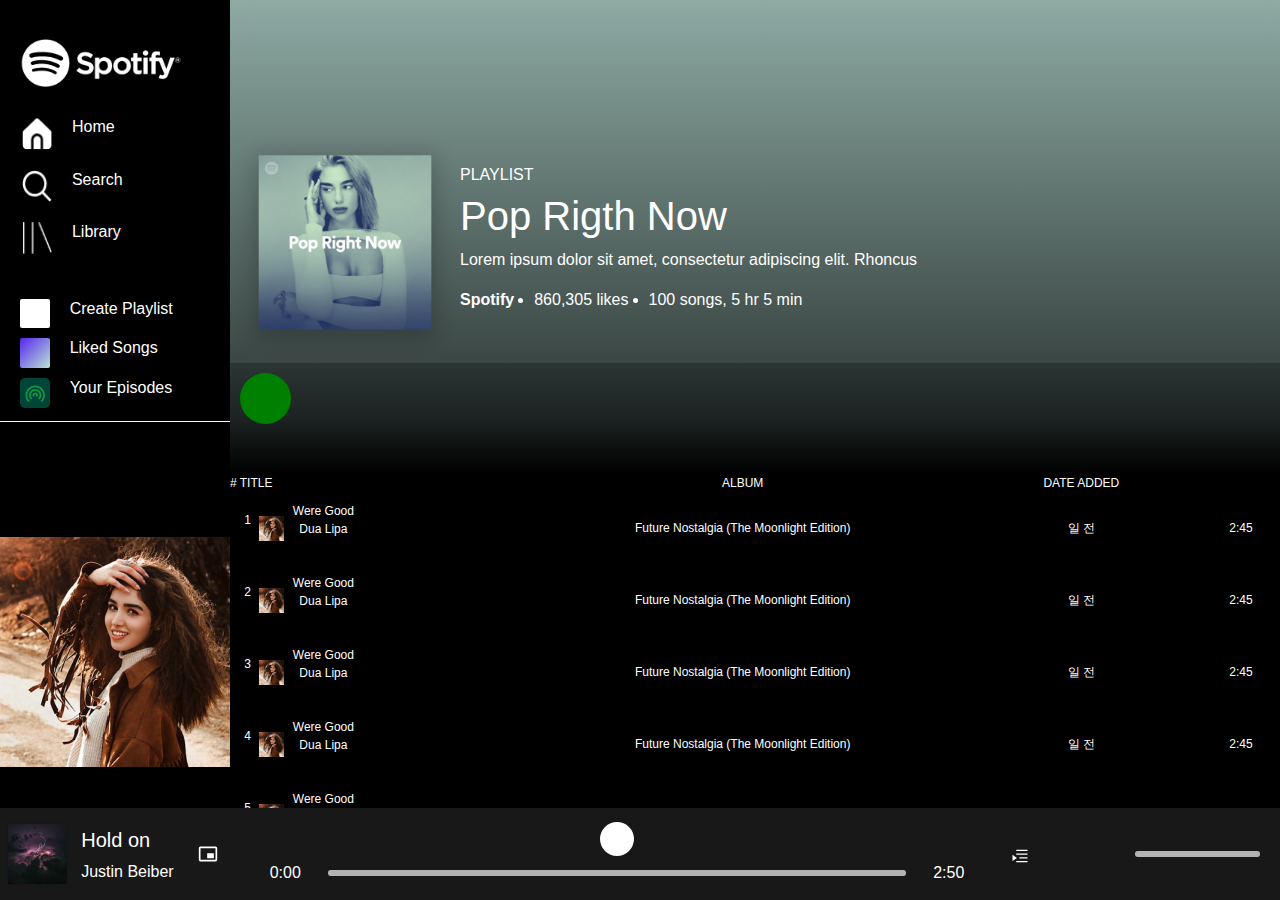
<file: Spotify/secondPage .html>
<!DOCTYPE html>
<html lang="en">

<head>
    <meta charset="UTF-8">
    <meta name="viewport" content="width=device-width, initial-scale=1.0">
    <link rel="stylesheet" href="https://cdn.jsdelivr.net/npm/bootstrap@4.0.0/dist/css/bootstrap.min.css"
        integrity="sha384-Gn5384xqQ1aoWXA+058RXPxPg6fy4IWvTNh0E263XmFcJlSAwiGgFAW/dAiS6JXm" crossorigin="anonymous">
    <link rel="stylesheet" href="https://cdnjs.cloudflare.com/ajax/libs/font-awesome/6.4.0/css/all.min.css"
        integrity="sha512-iecdLmaskl7CVkqkXNQ/ZH/XLlvWZOJyj7Yy7tcenmpD1ypASozpmT/E0iPtmFIB46ZmdtAc9eNBvH0H/ZpiBw=="
        crossorigin="anonymous" referrerpolicy="no-referrer" />
    <link rel="stylesheet" href="secondPage.css">
    <title>Play List</title>
</head>

<body>


    <div class="main-frame">
        <!-- Nav-Bar -->
        <nav class="nav-bar">
            <header class="logo">
                <a href="#"><img src="Spotify logo.png" alt=""></a>
            </header>
            <div class="scrollbar-1">
                <div class="home-search-library">
                    <div class="home-search-library-items"><img src="fi-ss-home.png" alt=""><a href="">
                            <h6>Home</h6>
                        </a></div>
                    <div class="home-search-library-items"><img src="01 align center.png" alt=""><a href="">
                            <h6>Search</h6>
                        </a></div>
                    <div class="home-search-library-items"><img src="library.png" alt=""><a href="">
                            <h6>Library</h6>
                        </a></div>
                </div>
                <div class="playlist-area">
                    <div class="playlist-area-items">
                        <div class="playlist-area-items-img-1">
                            <i class="fa-solid fa-plus" style="color: #000000;"></i>
                        </div>
                        <h6>Create Playlist</h6>
                    </div>
                    <div class="playlist-area-items">
                        <div class="playlist-area-items-img-2">
                            <i class="fa-solid fa-heart" style="color: #ffffff;"></i>
                        </div>
                        <h6>Liked Songs</h6>
                    </div>
                    <div class="playlist-area-items">
                        <div class="playlist-area-items-img-3">
                            <img src="gg_media-podcast.png" alt="">
                        </div>
                        <h6>Your Episodes</h6>
                    </div>
                </div>
            </div>
            <div style="padding-top: 50%;">
                <img style="width: 230px; height: 230px;"src="album art.png" alt="">
            </div>
        </nav>
        <!-- Nav-Bar -->
        <!-- Main Area -->
        <div class="main-area">
            <nav class="mainarea-nav" style=" width: 100%;">
                <div class="nav-bar-main-area">
                    <div class="nav-bar-section-1">
                        <i class="fa-brands fa-spotify fa-2xl" style="color: #ffffff;"></i>
                    </div>
                    <div class="nav-bar-section-2">
                        <i class="fa-solid fa-magnifying-glass" style="color: #ffffff;"></i>
                        <button class=""> OPEN APP</button>
                        <i class="fa-solid fa-bars fa-lg" style="color: #ffffff;"></i>
                    </div>
                </div>
            </nav>
            <div class="hero-section">
                <div class="hero">
                    <div class="hero-section-1">
                        <img src="스크린샷 2021-03-16 오후 4.04 2.png" alt="">
                    </div>
                    <div class="hero-section-2">
                        <h6>PLAYLIST</h6>
                        <h1>Pop Rigth Now</h1>
                        <p>Lorem ipsum dolor sit amet, consectetur adipiscing elit. Rhoncus</p>
                        <div class="inner">
                            <p><b>Spotify</b></p>
                            <ul>
                                <li>860,305 likes</li>
                            </ul>
                            <ul>
                                <li>100 songs, 5 hr 5 min</li>
                            </ul>
                        </div>
                    </div>
                </div>
            </div>
            <div class="body">
                <nav>
                    <div class="body-icons">
                        <div
                            style="width: 51px; height: 51px; border-radius: 50%; background-color: green; display: flex; justify-content: center; align-items: center;">
                            <i class="fa-solid fa-play" style="color: #ffffff;"></i>

                        </div>
                        <i class="fa-regular fa-heart" style="color: #ffffff;"></i>
                        <i class="fa-solid fa-ellipsis" style="color: #ffffff;"></i>
                    </div>
                </nav>
                <div class="table-class">
                    <table class="table-div">
                        <thead>
                            <tr>
                                <th style="text-align: left;"># Title</th>
                                <th style="text-align: center;">Album</th>
                                <th style="text-align: center;">Date Added</th>
                                <th></th>
                            </tr>

                        </thead>
                        <tbody>
                            <tr>
                                <td>
                                    <div class="table-row-data-div">
                                        <p>1</p>
                                        <img style="width: 25px; height: 30 px;" src="album art.png" alt="">
                                        <p>Were Good <br> Dua Lipa</p>
                                    </div>
                                </td>
                                <td>Future Nostalgia (The Moonlight Edition)</td>
                                <td>일 전</td>
                                <td>
                                    <div class="inner-div" style="width: 100%;height: 100%; display: flex; justify-content: right; align-items: center;">
                                        <div
                                            style="width: 50%;height:100%; display: flex; justify-content: space-between; align-items: center; padding-right: 10px; ">
                                            <i   class="fa-regular fa-heart" style="color: #ffffff;"></i>
                                            <p style="padding-top: 15px;">2:45</p>
                                            <i class="fa-solid fa-ellipsis" style="color: #ffffff;"></i>
                                        </div>
                                    </div>
                                </td>
                            </tr>
                            <tr>
                                <td>
                                    <div class="table-row-data-div">
                                        <p>2</p>
                                        <img style="width: 25px; height: 30 px;" src="album art.png" alt="">
                                        <p>Were Good <br> Dua Lipa</p>
                                    </div>
                                </td>
                                <td>Future Nostalgia (The Moonlight Edition)</td>
                                <td>일 전</td>
                                <td
                                    >
                                    <div style="width: 100%;height: 100%; display: flex; justify-content: right;">
                                        <div
                                            style="width: 50%;height:fit-content; display: flex; justify-content: space-between; align-items: center; padding-right: 10px; ">
                                            <i class="fa-regular fa-heart" style="color: #ffffff;"></i>
                                            <p style="padding-top: 15px;">2:45</p>
                                            <i class="fa-solid fa-ellipsis" style="color: #ffffff;"></i>
                                        </div>
                                    </div>
                                </td>
                            </tr>
                            <tr>
                                <td>
                                    <div class="table-row-data-div">
                                        <p>3</p>
                                        <img style="width: 25px; height: 30 px;" src="album art.png" alt="">
                                        <p>Were Good <br> Dua Lipa</p>
                                    </div>
                                </td>
                                <td>Future Nostalgia (The Moonlight Edition)</td>
                                <td>일 전</td>
                                <td>
                                    <div style="width: 100%;height: 100%; display: flex; justify-content: right;">
                                        <div
                                            style="width: 50%;height:fit-content; display: flex; justify-content: space-between; align-items: center; padding-right: 10px; ">
                                            <i class="fa-regular fa-heart" style="color: #ffffff;"></i>
                                            <p style="padding-top: 15px;">2:45</p>
                                            <i class="fa-solid fa-ellipsis" style="color: #ffffff;"></i>
                                        </div>
                                    </div>
                                </td>
                            </tr>
                            <tr>
                                <td>
                                    <div class="table-row-data-div">
                                        <p>4</p>
                                        <img style="width: 25px; height: 30 px;" src="album art.png" alt="">
                                        <p>Were Good <br> Dua Lipa</p>
                                    </div>
                                </td>
                                <td>Future Nostalgia (The Moonlight Edition)</td>
                                <td>일 전</td>
                                <td>
                                    <div style="width: 100%;height: 100%; display: flex; justify-content: right;">
                                        <div
                                            style="width: 50%;height:fit-content; display: flex; justify-content: space-between; align-items: center; padding-right: 10px; ">
                                            <i class="fa-regular fa-heart" style="color: #ffffff;"></i>
                                            <p style="padding-top: 15px;">2:45</p>
                                            <i class="fa-solid fa-ellipsis" style="color: #ffffff;"></i>
                                        </div>
                                    </div>
                                </td>
                            </tr>
                            <tr>
                                <td>
                                    <div class="table-row-data-div">
                                        <p>5</p>
                                        <img style="width: 25px; height: 30 px;" src="album art.png" alt="">
                                        <p>Were Good <br> Dua Lipa</p>
                                    </div>
                                </td>
                                <td>Future Nostalgia (The Moonlight Edition)</td>
                                <td>일 전</td>
                                <td>
                                    <div style="width: 100%;height: 100%; display: flex; justify-content: right;">
                                        <div
                                            style="width: 50%;height:fit-content; display: flex; justify-content: space-between; align-items: center; padding-right: 10px; ">
                                            <i class="fa-regular fa-heart" style="color: #ffffff;"></i>
                                            <p style="padding-top: 15px;">2:45</p>
                                            <i class="fa-solid fa-ellipsis" style="color: #ffffff;"></i>
                                        </div>
                                    </div>
                                </td>
                            </tr>
                            <tr>
                                <td>
                                    <div class="table-row-data-div">
                                        <p>6</p>
                                        <img style="width: 25px; height: 30 px;" src="album art.png" alt="">
                                        <p>Were Good <br> Dua Lipa</p>
                                    </div>
                                </td>
                                <td>Future Nostalgia (The Moonlight Edition)</td>
                                <td>일 전</td>
                                <td>
                                    <div style="width: 100%;height: 100%; display: flex; justify-content: right;">
                                        <div
                                            style="width: 50%;height:fit-content; display: flex; justify-content: space-between; align-items: center; padding-right: 10px; ">
                                            <i class="fa-regular fa-heart" style="color: #ffffff;"></i>
                                            <p style="padding-top: 15px;">2:45</p>
                                            <i class="fa-solid fa-ellipsis" style="color: #ffffff;"></i>
                                        </div>
                                    </div>
                                </td>
                            </tr>
                            <tr>
                                <td>
                                    <div class="table-row-data-div">
                                        <p>7</p>
                                        <img style="width: 25px; height: 30 px;" src="album art.png" alt="">
                                        <p>Were Good <br> Dua Lipa</p>
                                    </div>
                                </td>
                                <td>Future Nostalgia (The Moonlight Edition)</td>
                                <td>일 전</td>
                                <td>
                                    <div style="width: 100%;height: 100%; display: flex; justify-content: right;">
                                        <div
                                            style="width: 50%;height:fit-content; display: flex; justify-content: space-between; align-items: center; padding-right: 10px; ">
                                            <i class="fa-regular fa-heart" style="color: #ffffff;"></i>
                                            <p style="padding-top: 15px;">2:45</p>
                                            <i class="fa-solid fa-ellipsis" style="color: #ffffff;"></i>
                                        </div>
                                    </div>
                                </td>
                            </tr>
                            <tr>
                                <td>
                                    <div class="table-row-data-div">
                                        <p>8</p>
                                        <img style="width: 30px; height: 30 px; padding-left: 5px;"
                                            src="album art.png" alt="">
                                        <p>Were Good <br> Dua Lipa</p>
                                    </div>
                                </td>
                                <td>Future Nostalgia (The Moonlight Edition)</td>
                                <td>일 전</td>
                                <td>
                                    <div style="width: 100%;height: 100%; display: flex; justify-content: right;">
                                        <div
                                            style="width: 50%;height:fit-content; display: flex; justify-content: space-between; align-items: center; padding-right: 10px; ">
                                            <i class="fa-regular fa-heart" style="color: #ffffff;"></i>
                                            <p style="padding-top: 15px;">2:45</p>
                                            <i class="fa-solid fa-ellipsis" style="color: #ffffff;"></i>
                                        </div>
                                    </div>
                                </td>
                            </tr>
                            <tr>
                                
                            </tr>
                        </tbody>
                    </table>
                </div>
                <!-- <div style="height: 30px;"></div> -->
            </div>
        </div>
        <div class="section-4">
            <div class="music-box">
                <img src="Rectangle 9.png" alt="">
                <div class="music-box-components">
                    <H5>Hold on</H5>
                    <p>Justin Beiber</p>
                </div>
                <i class="fa-regular fa-heart" style="color: #ffffff;"></i>
                <div style="width: 20px; height: 20px;"><svg viewBox="0 0 48 48" xmlns="http://www.w3.org/2000/svg"><path d="M38 22H22v11.99h16V22zm8 16V9.96C46 7.76 44.2 6 42 6H6C3.8 6 2 7.76 2 9.96V38c0 2.2 1.8 4 4 4h36c2.2 0 4-1.8 4-4zm-4 .04H6V9.94h36v28.1z" fill="#ffffff" class="fill-000000"></path><path d="M0 0h48v48H0V0z" fill="none"></path></svg></div>

            </div>
            <div class="music-player">
                <div class="music-icon-components">
                    <i class="fa-solid fa-shuffle" style="color: #ffffff;"></i>
                    <i class="fa-solid fa-backward-step" style="color: #ffffff;"></i>
                    <div
                        style="width: 34px; height: 34px; border-radius: 50%; background-color: white; display: flex; justify-content: center; align-items: center;">
                        <i class="fa-solid fa-play" style="color: #000000;"></i>
                    </div>
                    <i class="fa-solid fa-forward-step" style="color: #ffffff   ;"></i>
                    <i class="fas fa-repeat" style="color: #ffffff;"></i>
                </div>
                <div class="music-indicator">
                    <div class="music-indicator-inner">
                        0:00
                        <div class="music-control">
                            <div class="music-control-control"></div>   
                        </div>
                        2:50
                    </div>
                </div>
            </div>
            <div class="volume-control" style="padding-right: 20px;">
                <div style="width: 20px; height: 16px; padding-bottom:12px;"><svg viewBox="0 0 32 32" xmlns="http://www.w3.org/2000/svg"><path d="M10 6h18v2H10zM10 12h18v2H10zM15 18h13v2H15zM10 24h18v2H10zM4 14l7 5-7 5V14z" fill="#ffffff" class="fill-000000"></path><path data-name="<Transparent Rectangle>" d="M0 0h32v32H0z" fill="none"></path></svg></div>
                <div></div>
                <i class="fa-solid fa-computer" style="color: #ffffff;"></i>
                <i class="fa-solid fa-volume-high" id="volume" style="color: #ffffff;"></i>
                <div class="music-control-1">
                    <div class="music-control-control-1"></div>
                </div>
            </div>

        </div>
    </div>
    </div>
    </div>

    <script src="https://code.jquery.com/jquery-3.2.1.slim.min.js"
        integrity="sha384-KJ3o2DKtIkvYIK3UENzmM7KCkRr/rE9/Qpg6aAZGJwFDMVNA/GpGFF93hXpG5KkN"
        crossorigin="anonymous"></script>
    <script src="https://cdn.jsdelivr.net/npm/popper.js@1.12.9/dist/umd/popper.min.js"
        integrity="sha384-ApNbgh9B+Y1QKtv3Rn7W3mgPxhU9K/ScQsAP7hUibX39j7fakFPskvXusvfa0b4Q"
        crossorigin="anonymous"></script>
    <script src="https://cdn.jsdelivr.net/npm/bootstrap@4.0.0/dist/js/bootstrap.min.js"
        integrity="sha384-JZR6Spejh4U02d8jOt6vLEHfe/JQGiRRSQQxSfFWpi1MquVdAyjUar5+76PVCmYl"
        crossorigin="anonymous"></script>
</body>

</html>
</file>
<file: Spotify/secondPage.css>
*{ 
    margin: 0px;
    padding: 0px;
}
body{ 
    width: 100vw;
    height:100vh; 
}
.main-frame{ 
    display:flex; 
    flex-direction: row;
    /* width: 99vw; */
    flex: 1;
    height: 100%;
    /* padding-top: 1px; */
}
/* ....Nav-Bar... */
.nav-bar{ 
    background-color: black;
    display: flex;
    flex-direction: column;
    /* width: 25%; */
    flex: 0.1;
    height: 100%;
}
.scrollbar{ 
    display: flex;
    flex-direction: column;
    overflow-y: scroll;
    overflow-x: hidden;
    
}
.scrollbar-1{ 
    display: flex;
    flex-direction: column;
    height: 35%;

    border-bottom: 1px solid white;
    overflow: scroll;
}
.logo{ 
    margin-left: 20px;
    margin-bottom: 20px;
    width: 202.58px;
    height: fit-content;
    padding-top:39px; 
    align-items: center;
    justify-content: center;
}
.logo img{ 
    width: 80%;
}
.home-search-library{ 
    display: flex;
    flex-direction: column;
    align-items: center;
    width: 100%;
    height: fit-content;
    margin-bottom: 25px;
}
.home-search-library-items{ 
    display: flex;
    /* justify-content: space-around; */
    align-items: left; 
    width: 98%;
    height: fit-content;
    transition:all 0.5s ease-in-out;
}
.home-search-library-items img{ 
    width: 29.65px;
    height: 32.12px;
    margin-left: 20px;
    margin-bottom: 10px;
    margin-top: 10px;
}
.home-search-library-items a{ 
    color: white;
    margin-left: 20px;
    margin-bottom: 10px;
    margin-top: 10px
}
.home-search-library-items:hover{ 
    background-color: rgb(40,40,40);
    border-radius: 6px;
}
.playlist-area{ 
    display: flex;
    flex-direction: column;
    /* align-items: center; */
    width: 100%;
    align-items: left;
    height: fit-content;
}
.playlist-area-items{ 
    display: flex;
    /* justify-content: space-around; */
    align-items: left; 
    width: 98%;
    height: fit-content;
}

.playlist-area-items h6{ 
    color: white;
    margin-left: 20px;
    margin-bottom: 10px;
    margin-top: 10px
}
.playlist-area-items-img-1{ 
    width: 29.65px;
    height: 29.65px;
    background-color: white;
    display: flex;
    align-items: center;
    justify-content: center;
    margin-left: 20px;
    border-radius: 2px;
    margin-top: 10px; 
    cursor: pointer;
}

.playlist-area-items-img-2{ 
    width: 29.65px;
    height: 29.65px;
    background: linear-gradient(to bottom right, #5626ee, #bae2d7);
    display: flex;
    align-items: center;
    justify-content: center;
    margin-left: 20px;
    border-radius: 2px;
    margin-top: 10px;
    cursor: pointer;
}
.playlist-area-items-img-3{ 
    width: 29.65px;
    height: 29.65px;
    background-color: #004638;
    display: flex;
    align-items: center;
    justify-content: center;
    margin-left: 20px;
    border-radius: 5px;
    margin-top: 10px;
    cursor: pointer;
}

/* ....Nav-Bar... */
/* ...Main-area... */
.main-area{ 
    /* width: 75%; */
    display: flex;
    flex: 0.9;
    background-color: #171717;
    flex-direction: column;
    align-items: center ;

}
.hero-section{ 
    width: 100%;
    height: 45%;
    display: flex;
    justify-content: left;
    align-items:left;
    background-color: red;
    background: linear-gradient(to bottom, #8daaa3, #3b4744);
}
.hero{ 
    display: flex ;
    justify-content: center;
    align-items: center;
    padding-top: 130px;
    height: 100%;
}
.hero-section-1 img{ 
    width: 230px;
    height: 233px;
}
.hero-section-2{ 
    color: white;
}
.inner{ 
    display: flex;
}
.inner ul{ 
    display: flex;
    padding-left: 20px;
}
.body{
    /* background: linear-gradient(to bottom, #2b3533 , #1c2322, #0000 ); */
    background-color: black;
    width: 100%;
    /* height: 55%; */
    color: white;
    overflow: scroll;
 }
 .body nav{ 
    width: 100%;
    height:fit-content; 
    position: sticky;
    top: 0;
    background:linear-gradient(to bottom, #2b3533 , #1c2322, #0000 );
    padding-bottom: 50px;
 }
 .body-icons{ 
    display: flex;
    width: 137px;
    height: fit-content;
    justify-content: space-between;
    align-items: center;
    padding-left: 10px;
    padding-top: 10px;
    /* background: red; */
 }
 .table-class
 { 
    width: 100%;
    height: fit-content;
    /* padding-left: 50px; */
 }
 table{ 
    width: 100%;
    padding-bottom: 130px;
    padding-left: 50px;
    border-collapse: collapse;
 }
 
 table tbody tr{ 
    background-color: black;
    transition: all 0.3s ease-in-out;
    border-radius: 10px;
    border-collapse: collapse;

 }
 table tbody tr td{ 
    padding: 10px;
 }
 table tr th{ 
    /* background-color: #252e2c; */
    text-transform: uppercase;
 }
 table tbody tr:hover{ 
    background-color: #232625;
    border-radius: 10px;
 }
 .table-div{ 
    width: 100%;
 }
 .table-div table{ 
    padding-left: 10px;
 }
 table tr td{ 
    font-size: 12px;
    font-weight: 400;
    text-align: center;
 }
 table thead th{ 
    font-size: 12px;
    font-weight: 400;
    text-align: center;
 }
 /* table tr td .table-row-data-div{ 
    display: flex;
    justify-content: space-between;
    align-items: center;
    width: 120px;
 } */
 .table-row-data-div{ 
    width: 50%;
    display: flex;
    justify-content: space-around;
    align-items: center;
 }
.section-4{ 
    background-color: #181818;
    width: 100%;
    height: fit-content;
    position: fixed;
    bottom: 0;
    left: 0;
    display: flex;
    justify-content: space-between;
    align-items: center;
}
.music-box{ 
    display: flex;
    justify-content: space-around;
    align-items: center;
    width: 224px;
    height: fit-content;
    color: white;
}
.music-box-components{ 
    justify-content: center;
    align-items: center;
    padding-top: 20px;
}
.music-player{ 
    width: 742px;
    height: fit-content;
    display: flex; 
    flex-direction: column;
    align-items: center;
    justify-content: center;
}
.music-icon-components{ 
    width: 40%;
    display: flex;
    justify-content: space-around;
    align-items: center;
    padding-top:3px
}
.music-indicator{ 
    width: 100%;
    display: flex;
    justify-content: center;
    align-items: center;
}
.music-indicator-inner{ 
    width: 100%;
    display: flex;
    flex-direction: row;
    justify-content: space-around;
    align-items: center;
    color: white;
}
.volume-control { 
    width: 270px;
    height: fit-content;
    display: flex;
    justify-content: space-between;
    align-items: center;
}

.music-control{ 
    width:80%;
    height: 6px;
    background-color: #535353;
    border-radius: 10px;
}
.music-control-control{ 
    width: 100%;
    height: 100%;
    background-color: #b3b3b3;
    border-radius: 10px;
}
.music-control-1{ 
    width:50%;
    height: 6px;
    background-color: #535353;
    border-radius: 10px;
}
.music-control-control-1{ 
    width: 100%;
    height: 100%;
    background-color: #b3b3b3;
    border-radius: 10px;
}
::-webkit-scrollbar{ 
    display: none;
}
.main-area .mainarea-nav{ 
    display: none;
}
@media(max-width: 420px){ 
    .nav-bar{ 
        display: none;
    }
    .see-all{ 
        display: none;
    }
    .main-area{ 
        flex: 1;
    }
    .hero{ 
        flex-wrap: wrap;
        overflow: scroll;
    }
    .hero-section-2{ 
        text-align: center;
    }
    .inner p{ 
        padding-left: 40px;
    }
    .inner ul{ 
        padding-right: 40px;
    }
    .body nav{ 
        background: #000;
        width: 100%;
    }
    .table-class{ 
        width: 97%;
    }
    .table-div{ 
        overflow: scroll;
    }
    .music-box{
        display: none;
    }
    .volume-control{ 
        display: none;
    }
    #volume{ 
        display: block;
    }
    .main-area nav{ 
        visibility: visible;
    }
    .main-area .mainarea-nav{ 
        display: block;
        position: sticky;
        top: 0;
        background-color: black;
    }
    .nav-bar-main-area{ 
        display: flex;
        padding: 20px;
    }
    .nav-bar-section-1{ 
        width: 70%;
    }
    .nav-bar-section-2{ 
        width:30%; 
        display: flex;
        justify-content: space-between;
        align-items: center;
    }
    .nav-bar-section-2 button{ 
        padding: 5px 15px;
        font-size:8px; 
        color: black;
        background-color: white;
        border-radius: 50px;
        border: none;
        transition: all 0.3s ease;
    }
    .nav-bar-section-2 button:hover{ 
        background-color: rgb(220, 220, 220);
    }
    .music-indicator{ 
        padding: 5px 10px;
    }
}

@media(orientation:portrait){ 
    .nav-bar{ 
        display: none;
    }
    .see-all{ 
        display: none;
    }
    .main-area{ 
        flex: 1;
    }
    .hero{ 
        flex-wrap: wrap;
        overflow: scroll;
    }
    .hero-section-2{ 
        text-align: center;
    }
    .inner p{ 
        padding-left: 40px;
    }
    .inner ul{ 
        padding-right: 40px;
    }
    .body nav{ 
        background: #000;
        width: 100%;
    }
    .table-class{ 
        width: 97%;
    }
    .table-div{ 
        overflow: scroll;
    }
    .music-box{
        display: none;
    }
    .volume-control{ 
        display: none;
    }
    #volume{ 
        display: block;
    }
    table tbody tr td{ 
        text-align: center;
        border-collapse: collapse;
    }
    .main-area nav{ 
        display: block;
    }
    .main-area .mainarea-nav{ 
        display: block;
        position: sticky;
        top: 0;
        background-color: black;
    }
    .nav-bar-main-area{ 
        display: flex;
        padding: 20px;
    }
    .nav-bar-section-1{ 
        width: 70%;
        display: flex;
        align-items: center;
    }
    .nav-bar-section-2{ 
        width:30%; 
        display: flex;
        justify-content: space-between;
        align-items: center;
    }
    .nav-bar-section-2 button{ 
        padding: 5px 10ox; 
        font-size: 8px;
        color: black;
        background-color: white;
        border-radius: 50px;
        border: none;
        transition: all 0.3s ease;
    }
    .nav-bar-section-2 button:hover{ 
        background-color: rgb(220, 220, 220);
    }
    .music-indicator{ 
        padding: 5px 10px;
    }
}

@media(min-width:452px) and (max-width:761px){ 
    .nav-bar-section-2 button{ 
        font-size: 13px;
        padding: 5px 15px;
    }
    .music-indicator{ 
        padding: 5px 10px;
    }
}
@media(min-width:762px){ 
    .nav-bar-section-2 button{ 
        font-size: 13px;
        padding: 5px 15px;
    }
    .music-indicator{ 
        padding: 5px 10px;
    }
}
@media(max-width:450px){ 
    .nav-bar-section-2 button{ 
        font-size: 10px;
        padding: 5px 10px;
    }
    .music-indicator{ 
        padding: 5px 10px;
    }
}
@media(max-width:371px){ 
    .nav-bar-section-2 button{ 
        font-size: 5px;
        padding: 5px 10px;
    }
    .music-indicator{ 
        padding: 5px 10px;
    }
}
/* fina comit */
</file>
